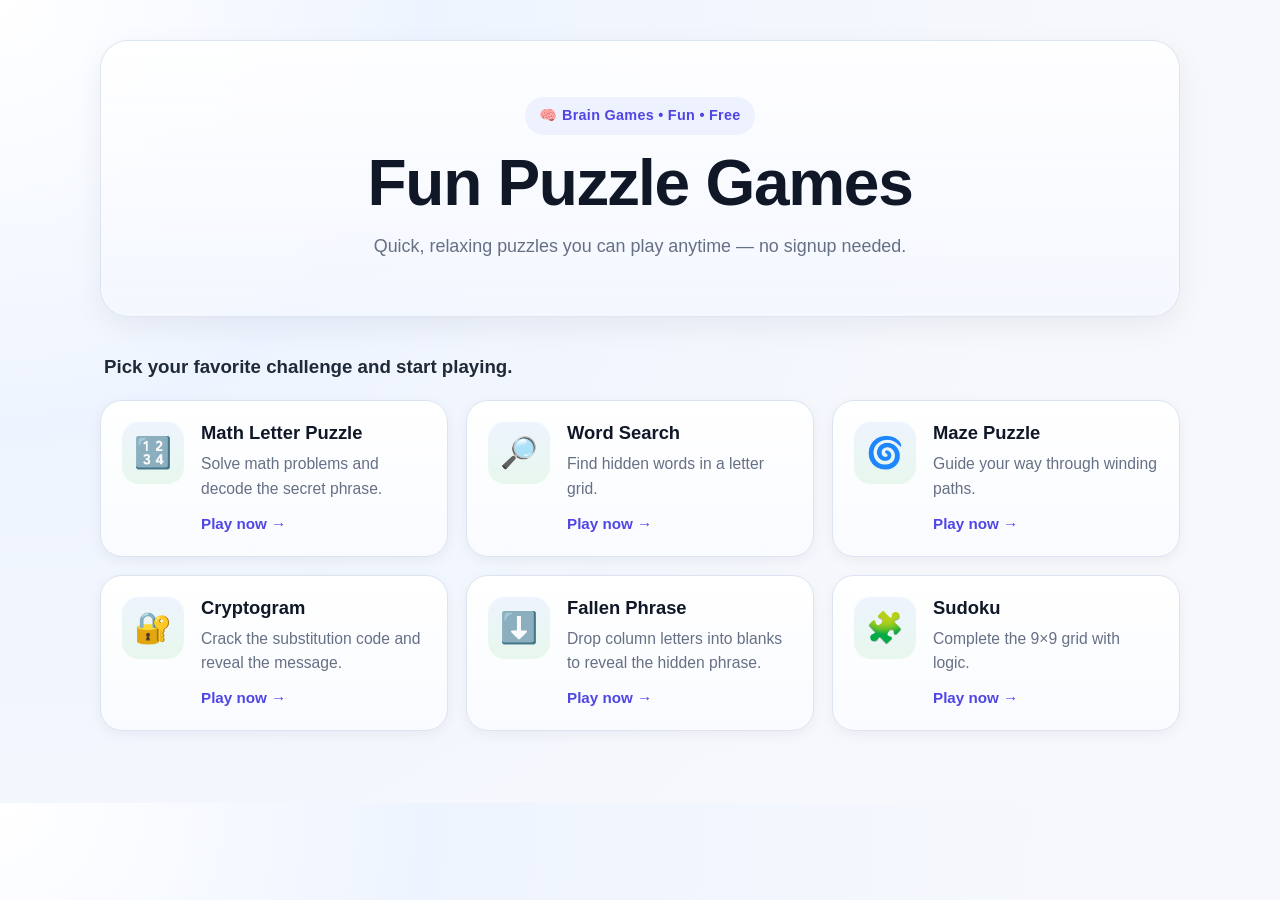
<file: index.html>
<!DOCTYPE html>
<html lang="en">
<head>
  <meta charset="UTF-8" />
  <meta name="viewport" content="width=device-width, initial-scale=1.0" />
  <meta
    name="description"
    content="Free online puzzle games, brain teasers, and logic challenges for kids and adults. No signup needed. Train your brain with fun, simple games."
  />
  <title>Free Online Puzzle Games for Kids & Adults | Brain Teasers & Logic Puzzles</title>
  <link rel="stylesheet" href="style.css" />
</head>
<body>
  <div class="page">

    
   <header class="hero">
  <p class="eyebrow">🧠 Brain Games • Fun • Free</p>

  <h1>Fun Puzzle Games</h1>

  <p class="subtitle">
    Quick, relaxing puzzles you can play anytime — no signup needed.
  </p>

</header>

    
    <section class="games-section">
      <div class="section-head">
       <p></p>
        <h3>Pick your favorite challenge and start playing.</h3>
      </div>

      <div class="menu">
        <a class="game-card" href="math-letter/">
          <div class="icon-wrap">
            <div class="icon">🔢</div>
          </div>
          <div class="game-text">
            <h3>Math Letter Puzzle</h3>
            <p>Solve math problems and decode the secret phrase.</p>
            <span class="play-link">Play now →</span>
          </div>
        </a>

        <a class="game-card" href="word-search/">
          <div class="icon-wrap">
            <div class="icon">🔎</div>
          </div>
          <div class="game-text">
            <h3>Word Search</h3>
            <p>Find hidden words in a letter grid.</p>
            <span class="play-link">Play now →</span>
          </div>
        </a>

        <a class="game-card" href="maze/">
          <div class="icon-wrap">
            <div class="icon">🌀</div>
          </div>
          <div class="game-text">
            <h3>Maze Puzzle</h3>
            <p>Guide your way through winding paths.</p>
            <span class="play-link">Play now →</span>
          </div>
        </a>

        <a class="game-card" href="cryptogram/">
          <div class="icon-wrap">
            <div class="icon">🔐</div>
          </div>
          <div class="game-text">
            <h3>Cryptogram</h3>
            <p>Crack the substitution code and reveal the message.</p>
            <span class="play-link">Play now →</span>
          </div>
        </a>

        <a class="game-card" href="fallen-phrase/">
          <div class="icon-wrap">
            <div class="icon">⬇️</div>
          </div>
          <div class="game-text">
            <h3>Fallen Phrase</h3>
            <p>Drop column letters into blanks to reveal the hidden phrase.</p>
            <span class="play-link">Play now →</span>
          </div>
        </a>

        <a class="game-card" href="sudoku/">
          <div class="icon-wrap">
            <div class="icon">🧩</div>
          </div>
          <div class="game-text">
            <h3>Sudoku</h3>
            <p>Complete the 9×9 grid with logic.</p>
            <span class="play-link">Play now →</span>
          </div>
        </a>
      </div>
    </section>
  </div>
</body>
</html>
</file>
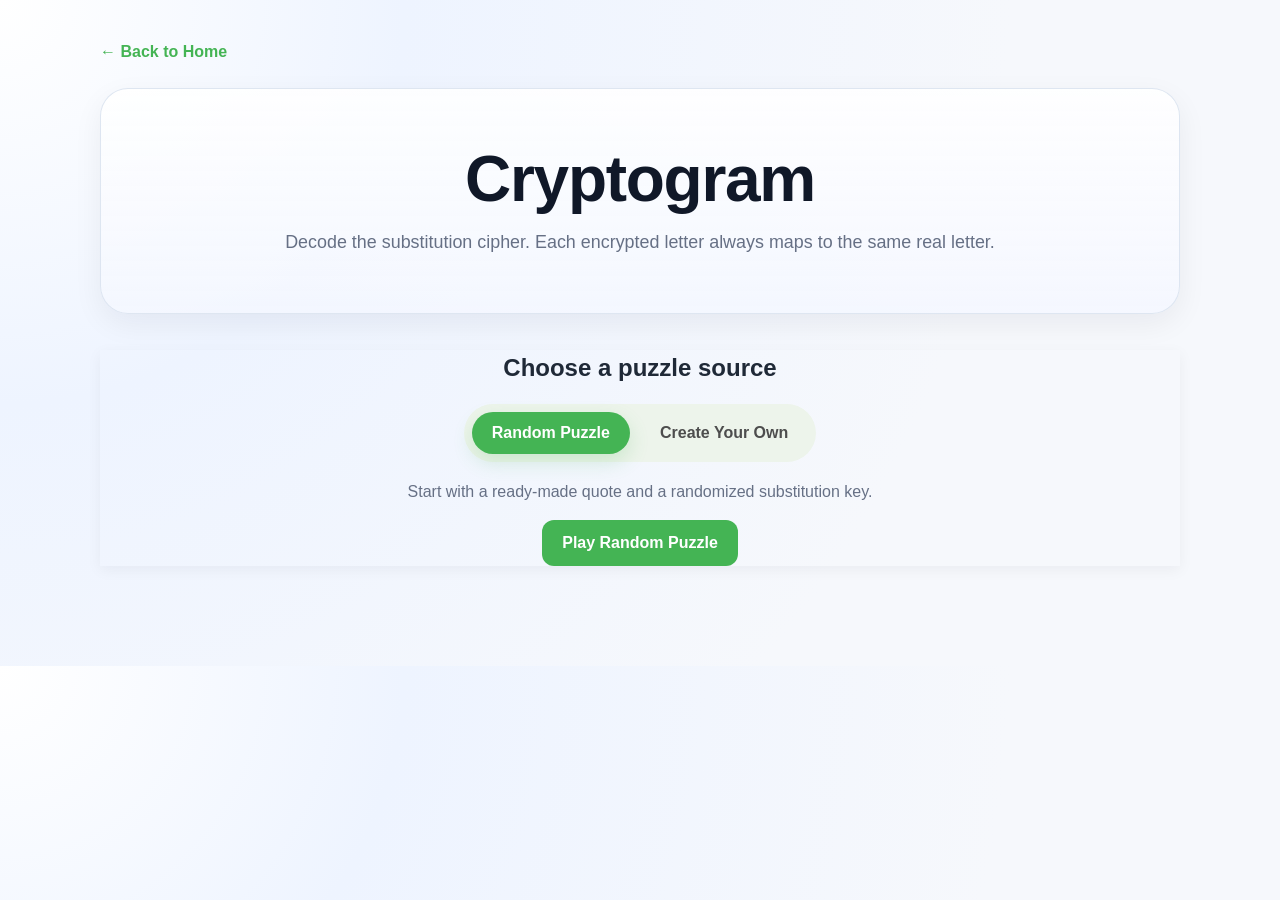
<file: cryptogram/index.html>
<!DOCTYPE html>
<html lang="en">
<head>
  <meta charset="UTF-8" />
  <meta name="viewport" content="width=device-width, initial-scale=1.0" />
  <title>Cryptogram Puzzle</title>
  <link rel="stylesheet" href="../style.css" />
</head>
<body>
  <main class="page">
    <a href="../index.html" class="back-link">← Back to Home</a>

    <header class="hero">
      <h1>Cryptogram</h1>
      <p class="subtitle">Decode the substitution cipher. Each encrypted letter always maps to the same real letter.</p>
    </header>

    <section class="mode-section">
      <h2>Choose a puzzle source</h2>

      <div class="mode-tabs">
        <button id="randomCryptogramTab" class="mode-tab active" type="button">Random Puzzle</button>
        <button id="customCryptogramTab" class="mode-tab" type="button">Create Your Own</button>
      </div>

      <div id="randomCryptogramControls" class="mode-panel active">
        <p class="mode-description">Start with a ready-made quote and a randomized substitution key.</p>
        <button id="newCryptogramBtn" class="primary-btn" type="button">Play Random Puzzle</button>
      </div>

      <div id="customCryptogramControls" class="mode-panel">
        <p class="mode-description">Type your own phrase and turn it into a cryptogram.</p>
        <div class="custom-form">
          <input
            type="text"
            id="cryptogramPhraseInput"
            class="phrase-input"
            placeholder="Enter a phrase (A–Z and spaces)"
            maxlength="80"
          />
          <button id="generateCryptogramBtn" class="primary-btn" type="button">Generate My Puzzle</button>
        </div>
      </div>
    </section>

    <section id="cryptogramSection" class="game-section hidden">
      <div class="section-heading">
        <h3>Encrypted phrase</h3>
        <button id="nextCryptogramBtn" class="secondary-btn" type="button">Next Random Puzzle</button>
      </div>

      <div id="cryptogramHint" class="legend-card cryptogram-hint"></div>

      <div id="cryptogramBoard" class="cryptogram-board" aria-live="polite"></div>

      <div class="action-row">
        <button id="checkCryptogramBtn" class="primary-btn" type="button">Check Answer</button>
        <button id="showCryptogramBtn" class="secondary-btn" type="button">Show Answer</button>
      </div>

      <div id="cryptogramMessage" class="result-message"></div>
    </section>
  </main>

  <script src="cryptogram.js"></script>
</body>
</html>
</file>
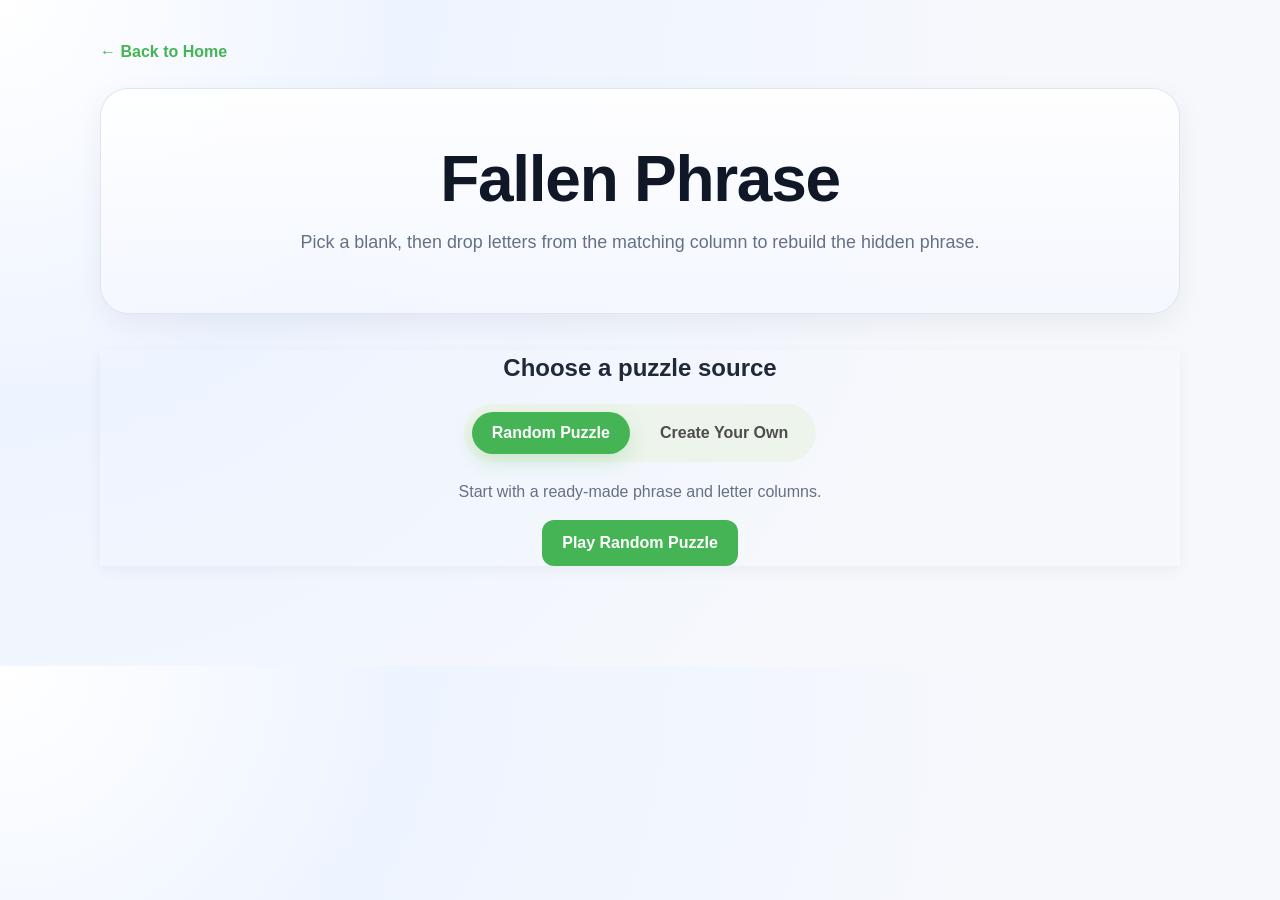
<file: fallen-phrase/index.html>
<!DOCTYPE html>
<html lang="en">
<head>
  <meta charset="UTF-8" />
  <meta name="viewport" content="width=device-width, initial-scale=1.0" />
  <title>Fallen Phrase Puzzle</title>
  <link rel="stylesheet" href="../style.css" />
</head>
<body>
  <main class="page">
    <a href="../index.html" class="back-link">← Back to Home</a>

    <header class="hero">
      <h1>Fallen Phrase</h1>
      <p class="subtitle">Pick a blank, then drop letters from the matching column to rebuild the hidden phrase.</p>
    </header>

    <section class="mode-section">
      <h2>Choose a puzzle source</h2>

      <div class="mode-tabs">
        <button id="randomFallenTab" class="mode-tab active" type="button">Random Puzzle</button>
        <button id="customFallenTab" class="mode-tab" type="button">Create Your Own</button>
      </div>

      <div id="randomFallenControls" class="mode-panel active">
        <p class="mode-description">Start with a ready-made phrase and letter columns.</p>
        <button id="newFallenBtn" class="primary-btn" type="button">Play Random Puzzle</button>
      </div>

      <div id="customFallenControls" class="mode-panel">
        <p class="mode-description">Type your own phrase and generate a fallen phrase board.</p>
        <div class="custom-form">
          <input
            type="text"
            id="fallenPhraseInput"
            class="phrase-input"
            placeholder="Enter a phrase (A–Z and spaces)"
            maxlength="96"
          />
          <button id="generateFallenBtn" class="primary-btn" type="button">Generate My Puzzle</button>
        </div>
      </div>
    </section>

    <section id="fallenSection" class="game-section hidden">
      <div class="section-heading">
        <h3>Letter columns</h3>
        <button id="nextFallenBtn" class="secondary-btn" type="button">Next Random Puzzle</button>
      </div>

      <div id="fallenHint" class="legend-card fallen-hint"></div>
      <div id="fallenColumns" class="fallen-columns" aria-live="polite"></div>

      <h3 class="fallen-subheading">Phrase board</h3>
      <div id="fallenBoard" class="fallen-board" aria-live="polite"></div>

      <div class="action-row">
        <button id="checkFallenBtn" class="primary-btn" type="button">Check Answer</button>
        <button id="showFallenBtn" class="secondary-btn" type="button">Show Answer</button>
      </div>

      <div id="fallenMessage" class="result-message"></div>
    </section>
  </main>

  <script src="fallen-phrase.js"></script>
</body>
</html>
</file>
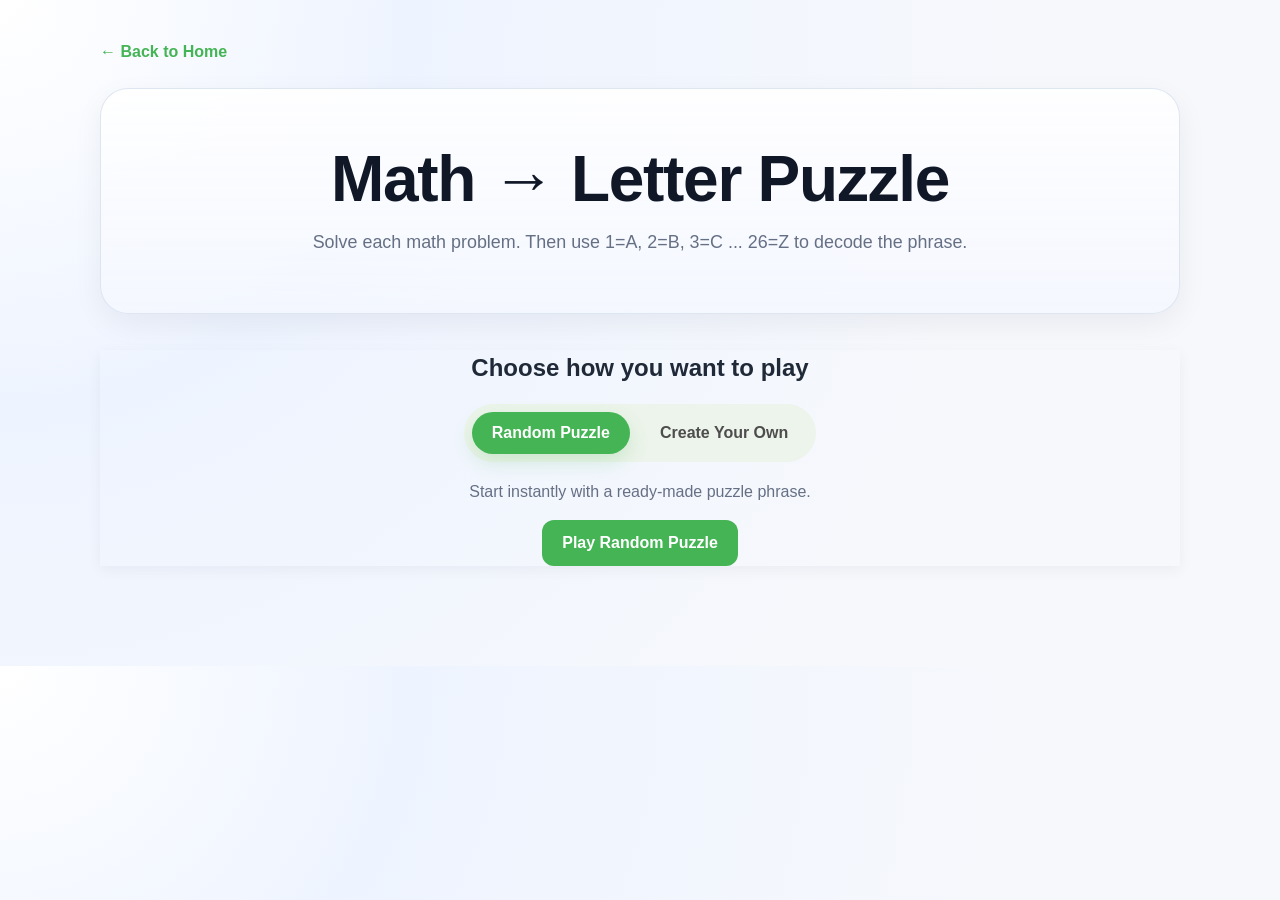
<file: math-letter/index.html>
<!DOCTYPE html>
<html lang="en">
<head>
  <meta charset="UTF-8" />
  <meta name="viewport" content="width=device-width, initial-scale=1.0" />
  <title>Math → Letter Puzzle</title>
  <link rel="stylesheet" href="../style.css" />
</head>
<body>
  <main class="page">
    <a href="../index.html" class="back-link">← Back to Home</a>

    <header class="hero">
      <h1>Math → Letter Puzzle</h1>
      <p class="subtitle">
        Solve each math problem. Then use 1=A, 2=B, 3=C ... 26=Z to decode the phrase.
      </p>
    </header>

    <section class="mode-section">
      <h2>Choose how you want to play</h2>

      <div class="mode-tabs">
        <button id="randomTab" class="mode-tab active" type="button">Random Puzzle</button>
        <button id="customTab" class="mode-tab" type="button">Create Your Own</button>
      </div>

      <div id="randomControls" class="mode-panel active">
        <p class="mode-description">Start instantly with a ready-made puzzle phrase.</p>
        <button id="newPuzzleBtn" class="primary-btn" type="button">Play Random Puzzle</button>
      </div>

      <div id="customControls" class="mode-panel">
        <p class="mode-description">Enter your own phrase and turn it into a puzzle.</p>
        <div class="custom-form">
          <input
            type="text"
            id="phraseInput"
            class="phrase-input"
            placeholder="Enter a phrase (A–Z only)"
            maxlength="24"
          />
          <button id="generateBtn" class="primary-btn" type="button">Generate My Puzzle</button>
        </div>
      </div>
    </section>

    <section class="game-section hidden">
      <div class="section-heading">
        <h3>Solve the math to reveal the secret phrase</h3>
        <button id="nextRandomBtn" class="secondary-btn hidden" type="button">Next Random Puzzle</button>
      </div>

      <div id="puzzleBoard" class="puzzle-board"></div>

      
<div class="decoded-section">
  <h3>Decoded Phrase</h3>
  <div id="decodedPhrase" class="decoded-phrase"></div>
</div>
      
      
      <div class="action-row">
        <button id="checkAnswerBtn" class="primary-btn" type="button">Check Answer</button>
        <button id="showAnswerBtn" class="secondary-btn" type="button">Show Answer</button>
      </div>

      <div id="resultMessage" class="result-message"></div>
    </section>
  </main>

  <script src="script.js"></script>
</body>
</html>
</file>
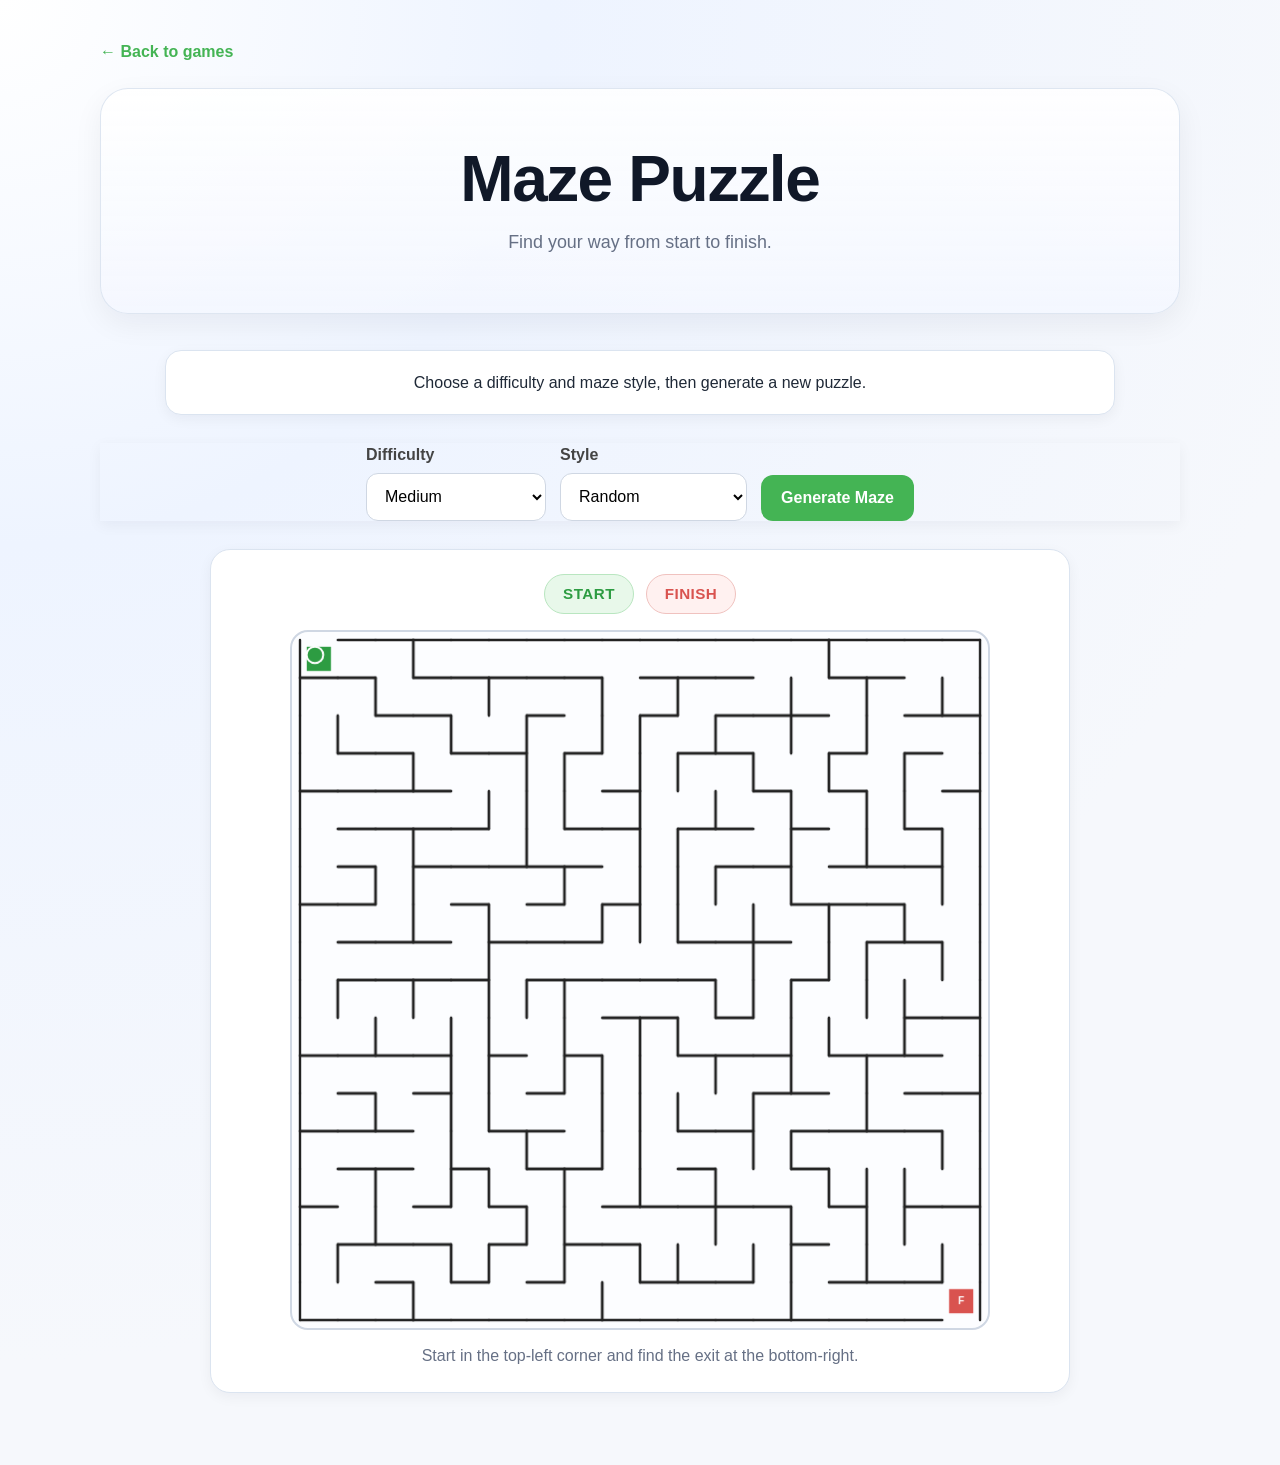
<file: maze/index.html>
<!DOCTYPE html>
<html lang="en">
<head>
  <meta charset="UTF-8" />
  <meta name="viewport" content="width=device-width, initial-scale=1.0" />
  <title>Maze Puzzle</title>
  <link rel="stylesheet" href="../style.css" />
</head>
<body>
  <div class="page">
    <a href="../index.html" class="back-link">← Back to games</a>

    <div class="hero">
      <h1>Maze Puzzle</h1>
      <p class="subtitle">Find your way from start to finish.</p>
    </div>

    <div class="legend-card">
      Choose a difficulty and maze style, then generate a new puzzle.
    </div>

    <div class="mode-section">
      <div class="maze-controls">
        <label>
          Difficulty
          <select id="difficultySelect" class="maze-select">
            <option value="easy">Easy</option>
            <option value="medium" selected>Medium</option>
            <option value="hard">Hard</option>
          </select>
        </label>

        <label>
          Style
          <select id="styleSelect" class="maze-select">
            <option value="random" selected>Random</option>
            <option value="horizontal">Mostly Horizontal</option>
            <option value="vertical">Mostly Vertical</option>
            <option value="checkerboard">Checkerboard Feel</option>
          </select>
        </label>

        <button id="generateMazeBtn" class="primary-btn">Generate Maze</button>
      </div>
    </div>

    <div class="game-section maze-card">
      <div class="maze-legend">
        <span class="maze-badge start-badge">START</span>
        <span class="maze-badge finish-badge">FINISH</span>
      </div>

      <canvas id="mazeCanvas" width="700" height="700"></canvas>

      <p class="maze-help-text">
        Start in the top-left corner and find the exit at the bottom-right.
      </p>
    </div>
  </div>

  <script src="maze.js"></script>
</body>
</html>
</file>
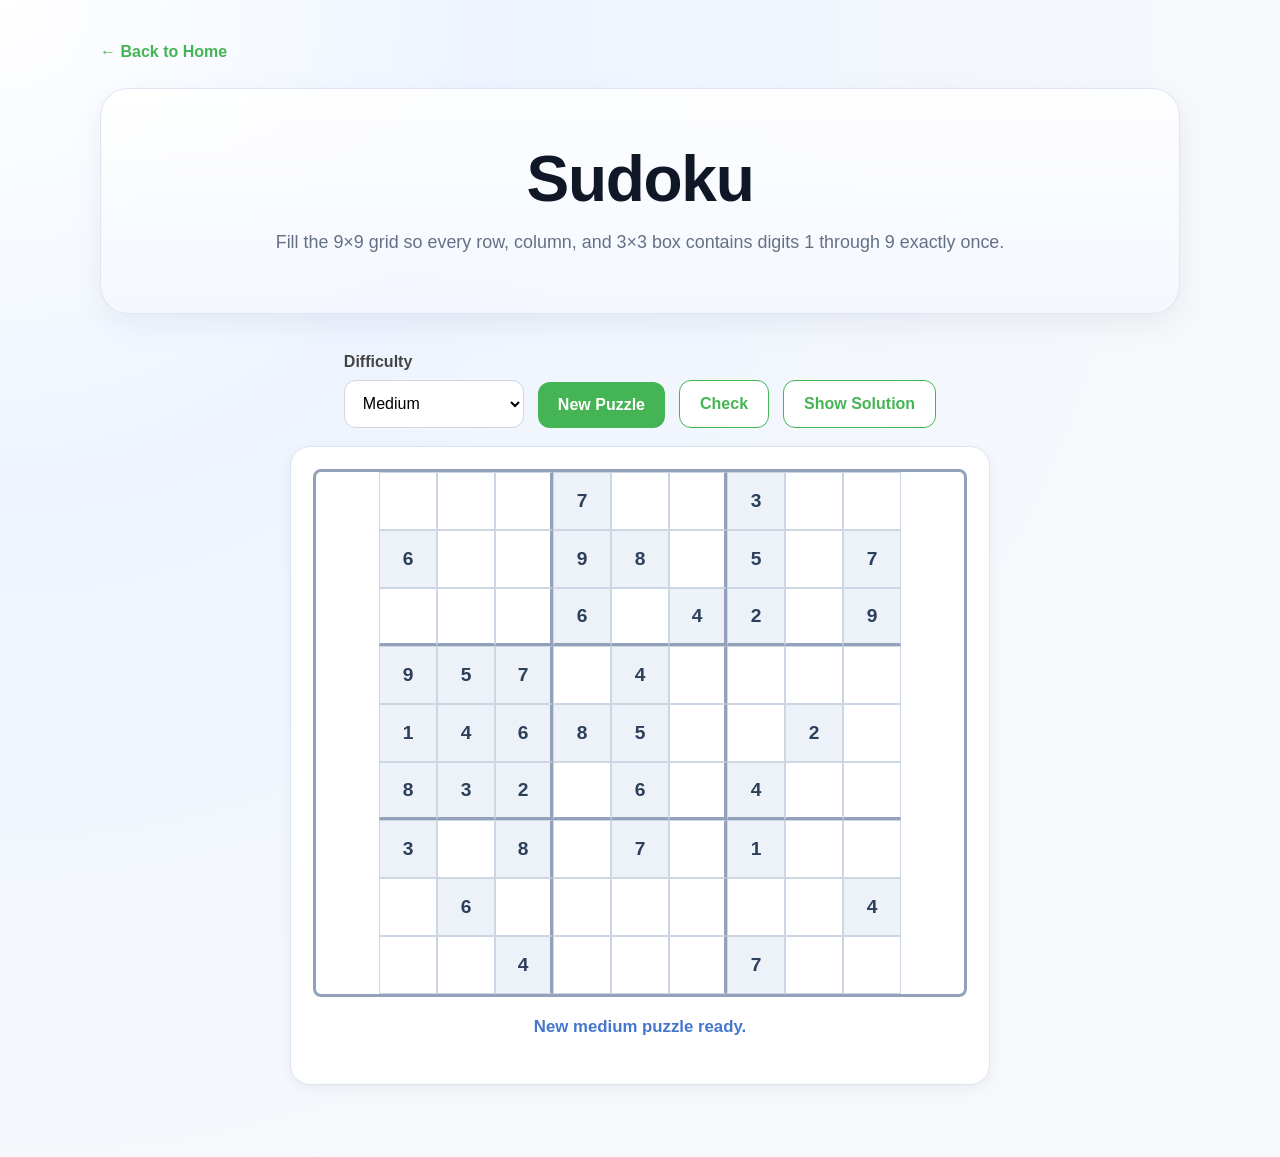
<file: sudoku/index.html>
<!DOCTYPE html>
<html lang="en">
<head>
  <meta charset="UTF-8" />
  <meta name="viewport" content="width=device-width, initial-scale=1.0" />
  <title>Sudoku</title>
  <link rel="stylesheet" href="../style.css" />
</head>
<body>
  <main class="page">
    <a href="../index.html" class="back-link">← Back to Home</a>

    <header class="hero">
      <h1>Sudoku</h1>
      <p class="subtitle">Fill the 9×9 grid so every row, column, and 3×3 box contains digits 1 through 9 exactly once.</p>
    </header>

    <section class="sudoku-controls" aria-label="Sudoku controls">
      <label for="sudokuDifficulty">Difficulty
        <select id="sudokuDifficulty" class="maze-select">
          <option value="easy">Easy</option>
          <option value="medium" selected>Medium</option>
          <option value="hard">Hard</option>
        </select>
      </label>
      <button id="newSudokuBtn" class="primary-btn" type="button">New Puzzle</button>
      <button id="checkSudokuBtn" class="secondary-btn" type="button">Check</button>
      <button id="solveSudokuBtn" class="secondary-btn" type="button">Show Solution</button>
    </section>

    <section class="sudoku-card">
      <div id="sudokuBoard" class="sudoku-board" role="grid" aria-label="Sudoku board"></div>
      <p id="sudokuMessage" class="result-message info">Choose a difficulty and start a puzzle.</p>
    </section>
  </main>

  <script src="sudoku.js"></script>
</body>
</html>
</file>
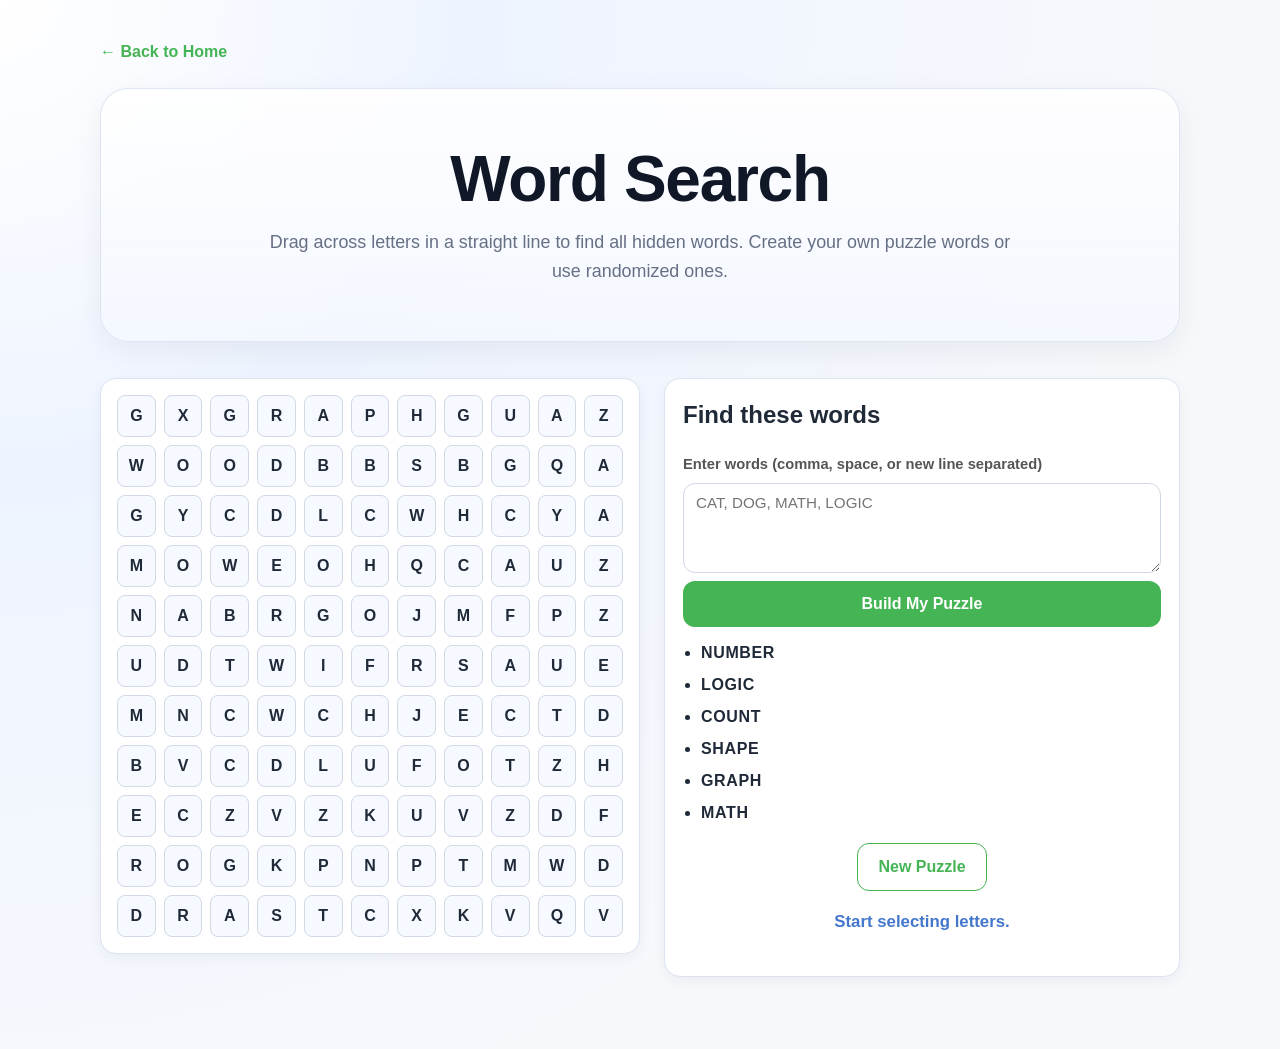
<file: word-search/index.html>
<!DOCTYPE html>
<html lang="en">
<head>
  <meta charset="UTF-8" />
  <meta name="viewport" content="width=device-width, initial-scale=1.0" />
  <title>Word Search Puzzle</title>
  <link rel="stylesheet" href="../style.css" />
</head>
<body>
  <main class="page">
    <a href="../index.html" class="back-link">← Back to Home</a>

    <header class="hero">
      <h1>Word Search</h1>
      <p class="subtitle">
        Drag across letters in a straight line to find all hidden words.
        Create your own puzzle words or use randomized ones.
      </p>
    </header>

    <div class="print-area">
      <section class="word-search-layout">
        <div class="print-grid-wrap">
          <div id="wordSearchGrid" class="word-search-grid" aria-label="Word search letter grid"></div>
        </div>

        <aside class="word-search-sidebar">
          <h2>Find these words</h2>

          <div class="word-input-panel">
            <label for="customWordsInput" class="word-input-label">
              Enter words (comma, space, or new line separated)
            </label>
            <textarea
              id="customWordsInput"
              class="word-input"
              rows="4"
              placeholder="CAT, DOG, MATH, LOGIC"
            ></textarea>
            <button id="buildCustomPuzzleBtn" class="primary-btn" type="button">
              Build My Puzzle
            </button>
          </div>

          <ul id="wordList" class="word-list"></ul>

          <div class="action-row">
            <button id="resetWordSearchBtn" class="secondary-btn" type="button">
              New Puzzle
            </button>
          </div>

          <p id="wordSearchMessage" class="result-message info">
            Start selecting letters.
          </p>
        </aside>
      </section>
    </div>
  </main>

  <script src="word-search.js"></script>
</body>
</html>
</file>
<file: style.css>
:root {
  --bg: #f6f8fc;
  --bg-accent: #eef4ff;
  --surface: #ffffff;
  --surface-2: #f9fbff;
  --text: #1f2937;
  --muted: #667085;
  --heading: #101828;
  --border: #dbe4f0;
  --border-strong: #93a2ba;
  --shadow: 0 10px 30px rgba(16, 24, 40, 0.08);
  --shadow-soft: 0 4px 14px rgba(16, 24, 40, 0.05);
  --shadow-hover: 0 18px 40px rgba(16, 24, 40, 0.12);
  --accent: #4f46e5;
  --accent-2: #44b454;
  --accent-soft: #eef2ff;
  --success-bg: #f1fbf2;
  --success-border: #44b454;
  --info-bg: #f4f8ff;
  --info-border: #7aa7ff;
  --danger: #d9534f;
  --danger-bg: #ffe7e7;
  --warning-bg: #ffe9b0;
  --radius-xl: 28px;
  --radius-lg: 22px;
  --radius-md: 16px;
  --radius-sm: 12px;
}

* {
  box-sizing: border-box;
}

html {
  scroll-behavior: smooth;
}

body {
  margin: 0;
  font-family: Arial, Helvetica, sans-serif;
  color: var(--text);
  background:
    radial-gradient(circle at top left, #ffffff 0%, var(--bg-accent) 28%, var(--bg) 70%);
  line-height: 1.5;
}

.page {
  max-width: 1120px;
  margin: 0 auto;
  padding: 40px 20px 72px;
}


/* ===== Home page ===== */

.hero,
.page > h1,
.page > .subtitle,
.page > .intro {
  text-align: center;
}

.hero {
  text-align: center;
  padding: 56px 24px;
  border-radius: 28px;
  background: linear-gradient(180deg, rgba(255, 255, 255, 0.88), rgba(244, 247, 255, 0.82));
  border: 1px solid rgba(219, 228, 240, 0.9);
  box-shadow: 0 10px 30px rgba(16, 24, 40, 0.06);
  margin-bottom: 36px;
}

.eyebrow {
  display: inline-block;
  margin: 0 0 14px;
  padding: 8px 14px;
  border-radius: 999px;
  background: var(--accent-soft);
  color: var(--accent);
  font-size: 0.9rem;
  font-weight: 700;
  letter-spacing: 0.02em;
}

.page > h1,
.hero h1 {
  margin: 0;
  font-size: clamp(2.6rem, 5vw, 4rem);
  line-height: 1.08;
  font-weight: 800;
  letter-spacing: -0.02em;
  color: var(--heading);
}

.page > .subtitle,
.subtitle {
  margin: 14px auto 0;
  max-width: 760px;
  font-size: 1.12rem;
  color: var(--muted);
  line-height: 1.6;
}

.intro {
  margin: 20px auto 0;
  max-width: 820px;
  font-size: 1rem;
  color: #475467;
  line-height: 1.7;
}

.hero-actions {
  margin-top: 22px;
}

.hero-btn {
  display: inline-block;
  background: #4f46e5;
  color: #fff;
  padding: 14px 22px;
  border-radius: 12px;
  font-weight: 700;
  text-decoration: none;
  transition: all 0.2s ease;
}

.hero-btn:hover {
  transform: translateY(-2px);
  box-shadow: 0 8px 20px rgba(79, 70, 229, 0.25);
}

.games-section {
  margin-top: 12px;
}

.section-head {
  margin-bottom: 18px;
  padding: 0 4px;
}

.section-head h2 {
  margin: 0;
  font-size: 1.5rem;
  color: var(--heading);
}

.section-head p {
  margin: 6px 0 0;
  color: var(--muted);
}



.menu {
  display: grid;
  grid-template-columns: repeat(auto-fit, minmax(260px, 1fr));
  gap: 18px;
  align-items: stretch;
}

.game-card {
  display: flex;
  align-items: flex-start;
  gap: 16px;
  background: linear-gradient(180deg, var(--surface), var(--surface-2));
  border: 1px solid var(--border);
  border-radius: var(--radius-lg);
  padding: 20px;
  text-decoration: none;
  color: inherit;
  box-shadow: var(--shadow-soft);
  transition: transform 0.18s ease, box-shadow 0.18s ease, border-color 0.18s ease;
}

.game-card:hover {
  transform: translateY(-4px);
  box-shadow: var(--shadow-hover);
  border-color: #c8d7ee;
}

.game-card.disabled {
  opacity: 0.7;
  cursor: default;
  pointer-events: none;
}

.icon-wrap {
  flex-shrink: 0;
}

.icon {
  width: 64px;
  height: 64px;
  min-width: 64px;
  display: flex;
  align-items: center;
  justify-content: center;
  font-size: 1.9rem;
  border-radius: 18px;
  background: linear-gradient(180deg, #eef4ff, #e7f7ec);
  box-shadow: inset 0 0 0 1px rgba(255, 255, 255, 0.9);
}

.game-text h2,
.game-text h3 {
  margin: 0 0 8px;
  font-size: 1.15rem;
  line-height: 1.25;
  color: var(--heading);
}

.game-text p {
  margin: 0;
  color: var(--muted);
  font-size: 0.98rem;
  line-height: 1.55;
}

.play-link {
  display: inline-block;
  margin-top: 12px;
  font-size: 0.95rem;
  font-weight: 700;
  color: var(--accent);
}

/* ===== Shared puzzle page styles ===== */

.back-link {
  display: inline-block;
  margin-bottom: 24px;
  color: var(--accent-2);
  text-decoration: none;
  font-weight: 700;
  font-size: 1rem;
}

.back-link:hover {
  text-decoration: underline;
}

.legend-card,
.mode-section,
.game-section,
.word-search-sidebar,
.maze-card,
.sudoku-card,
.fallen-board,
.word-search-grid {
  box-shadow: var(--shadow-soft);
}

.legend-card,
.word-search-sidebar,
.maze-card,
.sudoku-card,
.fallen-board,
.word-search-grid {
  background: #fff;
  border: 1px solid var(--border);
}

.hero h1 {
  margin-bottom: 10px;
}

.legend-card,
.mode-section,
.game-section {
  margin-bottom: 28px;
}

.legend-card {
  max-width: 950px;
  margin-left: auto;
  margin-right: auto;
  border-radius: var(--radius-md);
  padding: 18px 22px;
  text-align: center;
  line-height: 1.7;
}

.mode-section {
  text-align: center;
}

.mode-section h2 {
  margin: 0 0 18px;
  font-size: 1.5rem;
}

.mode-tabs {
  display: inline-flex;
  gap: 10px;
  background: #edf4eb;
  padding: 8px;
  border-radius: 999px;
  margin-bottom: 18px;
}

.mode-tab {
  border: none;
  background: transparent;
  color: #4d4d4d;
  padding: 12px 20px;
  border-radius: 999px;
  font-size: 1rem;
  font-weight: 700;
  cursor: pointer;
  transition: all 0.2s ease;
}

.mode-tab.active {
  background: var(--accent-2);
  color: #fff;
  box-shadow: 0 8px 20px rgba(68, 180, 84, 0.2);
}

.mode-panel {
  display: none;
}

.mode-panel.active {
  display: block;
}

.mode-description {
  margin: 0 0 16px;
  color: var(--muted);
  font-size: 1rem;
}

.custom-form {
  display: flex;
  justify-content: center;
  align-items: center;
  gap: 12px;
  flex-wrap: wrap;
}

.phrase-input,
.word-input,
.maze-select {
  border: 1px solid #cfd7e3;
  border-radius: var(--radius-sm);
  font-family: inherit;
}

.phrase-input {
  width: 320px;
  max-width: 100%;
  height: 50px;
  padding: 0 16px;
  font-size: 1rem;
  outline: none;
}

.phrase-input:focus,
.word-input:focus,
.maze-select:focus,
.letter-box:focus,
.cryptogram-input:focus,
.fallen-slot.active,
.sudoku-cell:focus {
  outline: none;
  border-color: var(--accent-2);
  box-shadow: 0 0 0 3px rgba(68, 180, 84, 0.12);
}

.primary-btn,
.secondary-btn {
  border: none;
  border-radius: var(--radius-sm);
  padding: 14px 20px;
  font-size: 1rem;
  font-weight: 700;
  cursor: pointer;
  transition: transform 0.15s ease, box-shadow 0.15s ease, opacity 0.15s ease;
}

.primary-btn {
  background: var(--accent-2);
  color: #fff;
}

.secondary-btn {
  background: #fff;
  color: var(--accent-2);
  border: 1px solid var(--accent-2);
}

.primary-btn:hover,
.secondary-btn:hover {
  transform: translateY(-2px);
  box-shadow: 0 8px 18px rgba(16, 24, 40, 0.08);
}

.section-heading {
  display: flex;
  justify-content: space-between;
  align-items: center;
  gap: 16px;
  flex-wrap: wrap;
  margin-bottom: 18px;
}

.section-heading h3 {
  margin: 0;
  font-size: 1.3rem;
}

.hidden {
  display: none !important;
}

/* ===== Math puzzle page ===== */

.puzzle-board {
  display: flex;
  flex-wrap: wrap;
  justify-content: center;
  gap: 18px;
  min-height: 140px;
  margin-bottom: 26px;
}

.puzzle-card {
  width: 150px;
  min-height: 150px;
  background: #fff;
  border: 1px solid var(--border);
  border-radius: 18px;
  padding: 18px 14px;
  text-align: center;
  box-shadow: var(--shadow-soft);
  transition: transform 0.15s ease, box-shadow 0.15s ease;
}

.puzzle-card:hover {
  transform: translateY(-4px);
  box-shadow: 0 10px 24px rgba(16, 24, 40, 0.08);
}

.math-problem {
  font-size: 2rem;
  font-weight: 800;
  margin-bottom: 16px;
  color: var(--heading);
}

.letter-box {
  width: 52px;
  height: 52px;
  margin: 0 auto;
  border: 2px solid #cdd7e4;
  border-radius: 12px;
  text-align: center;
  font-size: 1.4rem;
  font-weight: 700;
  text-transform: uppercase;
}

.puzzle-card.correct {
  border-color: var(--success-border);
  background: var(--success-bg);
}

.puzzle-card.revealed {
  border-color: var(--info-border);
  background: var(--info-bg);
}

.action-row {
  display: flex;
  justify-content: center;
  gap: 14px;
  flex-wrap: wrap;
  margin-bottom: 18px;
}

.result-message {
  min-height: 32px;
  text-align: center;
  font-size: 1.05rem;
  font-weight: 700;
}

.result-message.success {
  color: #2d9c42;
}

.result-message.error {
  color: var(--danger);
}

.result-message.info {
  color: #4477cc;
}

.decoded-section {
  margin-top: 30px;
  text-align: center;
}

.decoded-phrase {
  margin-top: 10px;
  font-size: 28px;
  letter-spacing: 10px;
  font-weight: bold;
  color: var(--heading);
}

.puzzle-space {
  width: 40px;
}

/* ===== Word search page ===== */

.word-search-layout {
  display: grid;
  grid-template-columns: minmax(320px, 540px) minmax(250px, 1fr);
  gap: 24px;
  align-items: start;
}

.word-search-grid {
  display: grid;
  grid-template-columns: repeat(11, minmax(30px, 48px));
  gap: 8px;
  border-radius: var(--radius-md);
  padding: 16px;
  user-select: none;
}

.word-cell {
  border: 1px solid #d1d9e5;
  background: #f6f9ff;
  color: var(--text);
  border-radius: 8px;
  min-height: 42px;
  font-size: 1rem;
  font-weight: 700;
  cursor: pointer;
}

.word-cell.selected {
  background: var(--warning-bg);
  border-color: #f0b936;
}

.word-cell.found {
  background: var(--accent-2);
  border-color: #389b45;
  color: #fff;
}

.word-search-sidebar {
  border-radius: var(--radius-md);
  padding: 18px;
}

.word-search-sidebar h2 {
  margin-top: 0;
}

.word-input-panel {
  margin-bottom: 14px;
  display: grid;
  gap: 8px;
}

.word-input-label {
  font-size: 0.92rem;
  color: #555;
  font-weight: 700;
}

.word-input {
  width: 100%;
  padding: 10px 12px;
  font-size: 0.95rem;
  resize: vertical;
}

.word-list {
  margin: 0 0 18px;
  padding-left: 18px;
  display: grid;
  gap: 8px;
}

.word-list li {
  font-weight: 700;
  letter-spacing: 0.04em;
}

.word-list li.found {
  color: var(--accent-2);
  text-decoration: line-through;
}

/* ===== Maze page ===== */

.maze-controls {
  display: flex;
  justify-content: center;
  align-items: end;
  gap: 14px;
  flex-wrap: wrap;
}

.maze-controls label {
  display: grid;
  gap: 6px;
  font-weight: 700;
  color: #444;
  text-align: left;
}

.maze-select {
  min-width: 180px;
  height: 48px;
  padding: 0 14px;
  font-size: 1rem;
  background: #fff;
}

.maze-card {
  max-width: 860px;
  margin: 0 auto;
  border-radius: 20px;
  padding: 24px;
  text-align: center;
}

.maze-legend {
  display: flex;
  justify-content: center;
  gap: 12px;
  flex-wrap: wrap;
  margin-bottom: 16px;
}

.maze-badge {
  display: inline-flex;
  align-items: center;
  justify-content: center;
  min-width: 90px;
  height: 40px;
  border-radius: 999px;
  font-weight: 800;
  font-size: 0.95rem;
  letter-spacing: 0.03em;
}

.start-badge {
  background: #e8f8ea;
  color: #2d9c42;
  border: 1px solid #b9e6c0;
}

.finish-badge {
  background: #fff1f0;
  color: var(--danger);
  border: 1px solid #f0c2bf;
}

#mazeCanvas {
  width: 100%;
  max-width: 700px;
  height: auto;
  display: block;
  margin: 0 auto;
  background: #fcfdff;
  border: 2px solid #cfd7e3;
  border-radius: 18px;
}

.maze-help-text {
  margin: 14px 0 0;
  color: var(--muted);
  font-size: 1rem;
}

/* ===== Cryptogram page ===== */

.cryptogram-hint {
  margin-bottom: 20px;
  font-weight: 700;
  color: #4a5a77;
}

.cryptogram-board {
  display: flex;
  flex-wrap: wrap;
  justify-content: center;
  gap: 12px;
  margin-bottom: 24px;
}

.cryptogram-cell {
  width: 58px;
  background: #fff;
  border: 1px solid var(--border);
  border-radius: 12px;
  padding: 8px;
  display: flex;
  flex-direction: column;
  align-items: center;
  gap: 8px;
  box-shadow: var(--shadow-soft);
}

.cryptogram-cipher {
  font-size: 0.95rem;
  font-weight: 800;
  color: #5a6682;
}

.cryptogram-input {
  width: 40px;
  height: 40px;
  border: 2px solid #cfd7e3;
  border-radius: 10px;
  text-align: center;
  font-size: 1.1rem;
  font-weight: 800;
  text-transform: uppercase;
}

.cryptogram-space {
  width: 22px;
}

.cryptogram-board.solved .cryptogram-cell {
  border-color: var(--success-border);
  background: var(--success-bg);
}

/* ===== Sudoku page ===== */

.sudoku-controls {
  display: flex;
  justify-content: center;
  align-items: end;
  gap: 14px;
  flex-wrap: wrap;
  margin-bottom: 18px;
}

.sudoku-controls label {
  display: grid;
  gap: 6px;
  font-weight: 700;
  color: #444;
}

.sudoku-card {
  max-width: 700px;
  margin: 0 auto;
  border-radius: 20px;
  padding: 22px;
}

.sudoku-board {
  display: grid;
  grid-template-columns: repeat(9, minmax(34px, 58px));
  justify-content: center;
  border: 3px solid var(--border-strong);
  border-radius: 8px;
  overflow: hidden;
  margin-bottom: 16px;
}

.sudoku-cell {
  width: 100%;
  aspect-ratio: 1 / 1;
  border: 1px solid #cdd7e4;
  text-align: center;
  font-size: 1.2rem;
  font-weight: 700;
  color: var(--text);
}

.sudoku-cell.fixed {
  background: #edf2f8;
  color: #2c3f5b;
}

.sudoku-cell.invalid {
  background: var(--danger-bg);
  color: #8d1f1f;
}

.sudoku-cell.box-right {
  border-right: 3px solid var(--border-strong);
}

.sudoku-cell.box-bottom {
  border-bottom: 3px solid var(--border-strong);
}

/* ===== Fallen phrase page ===== */

.fallen-hint {
  margin-bottom: 16px;
  font-weight: 700;
  color: #4a5a77;
}

.fallen-columns {
  display: grid;
  grid-template-columns: repeat(auto-fit, minmax(92px, 1fr));
  gap: 10px;
  margin-bottom: 22px;
}

.fallen-column {
  background: #fff;
  border: 1px solid var(--border);
  border-radius: 12px;
  padding: 10px;
  box-shadow: var(--shadow-soft);
}

.fallen-column-title {
  font-size: 0.82rem;
  font-weight: 800;
  color: #5a6682;
  text-align: center;
  margin-bottom: 8px;
}

.fallen-stack {
  min-height: 44px;
  display: flex;
  flex-wrap: wrap;
  gap: 6px;
  justify-content: center;
}

.fallen-letter {
  width: 34px;
  height: 34px;
  border: 1px solid #b8c5d8;
  border-radius: 8px;
  background: #f7faff;
  font-weight: 800;
  cursor: pointer;
}

.fallen-letter:hover {
  background: #eaf4ff;
}

.fallen-empty {
  color: #98a6bc;
  font-weight: 700;
}

.fallen-subheading {
  margin: 0 0 10px;
  font-size: 1.15rem;
}

.fallen-board {
  display: flex;
  flex-wrap: wrap;
  gap: 8px;
  border-radius: 16px;
  padding: 16px;
  margin-bottom: 20px;
}

.fallen-slot {
  width: 38px;
  height: 44px;
  border: 2px solid #cfd7e3;
  border-radius: 10px;
  background: #f8fbff;
  font-size: 1.2rem;
  font-weight: 800;
  cursor: pointer;
}

.fallen-space {
  width: 20px;
}

/* ===== Responsive ===== */

@media (max-width: 900px) {
  .word-search-layout {
    grid-template-columns: 1fr;
  }
}

@media (max-width: 700px) {
  .page {
    padding: 28px 16px 52px;
  }

  .page > h1,
  .hero h1 {
    font-size: 2.4rem;
  }

  .subtitle {
    font-size: 1rem;
  }

  .intro {
    font-size: 0.98rem;
  }

  .menu {
    grid-template-columns: 1fr;
  }

  .game-card {
    padding: 18px;
  }

  .icon {
    width: 58px;
    height: 58px;
    min-width: 58px;
    font-size: 1.7rem;
  }

  .puzzle-card {
    width: 130px;
    min-height: 138px;
  }

  .math-problem {
    font-size: 1.6rem;
  }

  .letter-box {
    width: 46px;
    height: 46px;
    font-size: 1.2rem;
  }

  .section-heading {
    justify-content: center;
    text-align: center;
  }

  .maze-card,
  .sudoku-card {
    padding: 16px;
  }

  .maze-select {
    min-width: 150px;
  }

  .sudoku-board {
    grid-template-columns: repeat(9, minmax(28px, 1fr));
  }
}



/* ===== PRINT PDF ===== */


.print-actions {
  margin-top: 1rem;
}

@media print {
  @page {
    size: letter portrait;
    margin: 0.5in;
  }

  body {
    background: #fff;
    color: #000;
    margin: 0;
    padding: 0;
  }

  .no-print {
    display: none !important;
  }

  .page.printable-page {
    max-width: none;
    width: 100%;
    margin: 0;
    padding: 0;
  }

  .hero {
    margin-bottom: 0.25in;
  }

  .hero h1 {
    font-size: 22pt;
    margin-bottom: 0.1in;
  }

  .subtitle {
    font-size: 11pt;
    margin-bottom: 0.2in;
  }

  .print-layout {
    display: grid;
    grid-template-columns: 1fr 2.2in;
    gap: 0.35in;
    align-items: start;
  }

  .print-grid-wrap,
  .print-sidebar {
    break-inside: avoid;
  }

  .word-search-grid {
    width: 100%;
  }

  .word-search-sidebar h2 {
    margin-top: 0;
    font-size: 14pt;
  }

  .word-list {
    padding-left: 1.1rem;
    margin: 0;
  }

  .word-list li {
    font-size: 11pt;
    margin-bottom: 0.08in;
  }
}


@media print {
  @page {
    size: letter portrait;
    margin: 0.5in;
  }

  body * {
    visibility: hidden;
  }

  .print-area,
  .print-area * {
    visibility: visible;
  }

  .print-area {
    position: absolute;
    top: 0;
    left: 0;
    width: 100%;
  }

  body {
    margin: 0;
    background: white;
  }

  .print-layout {
    display: grid;
    grid-template-columns: 1fr 2.2in;
    gap: 0.35in;
    align-items: start;
  }

  .word-list {
    margin: 0;
    padding-left: 1rem;
  }
}
</file>
